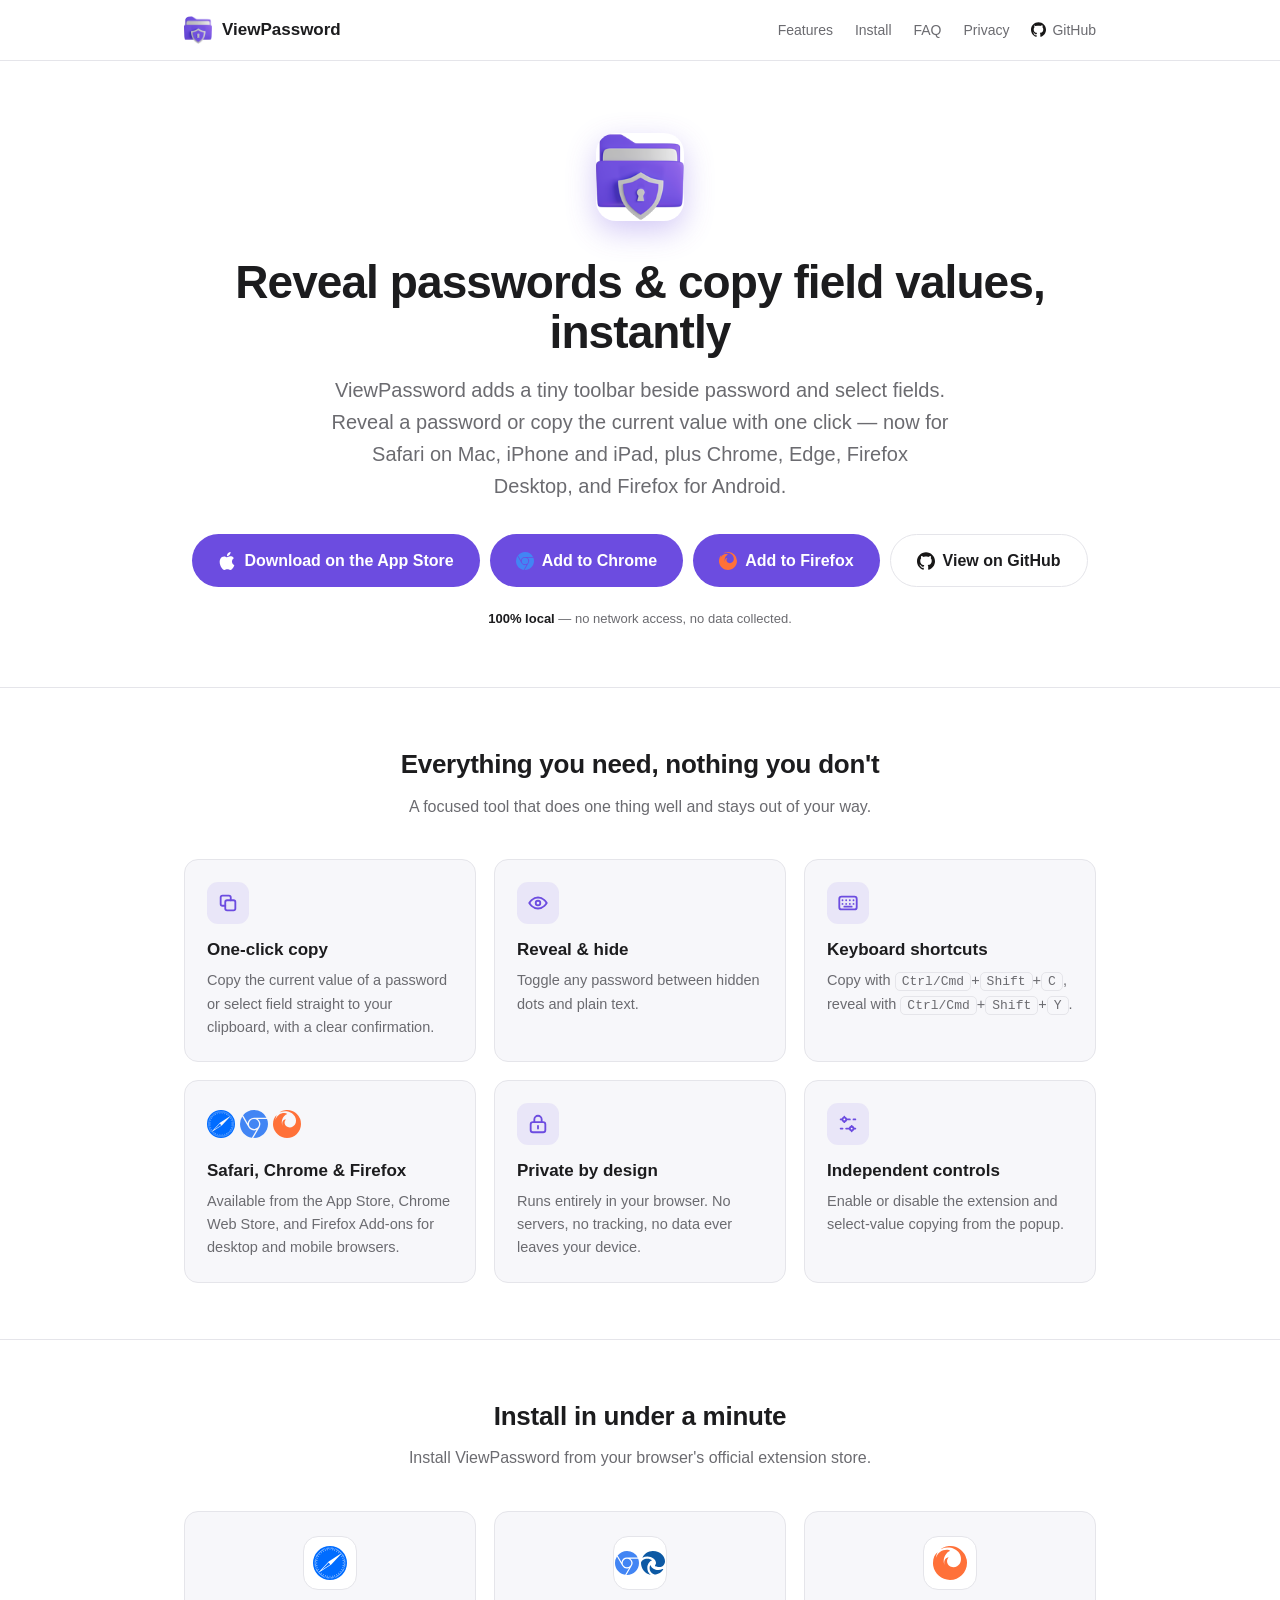
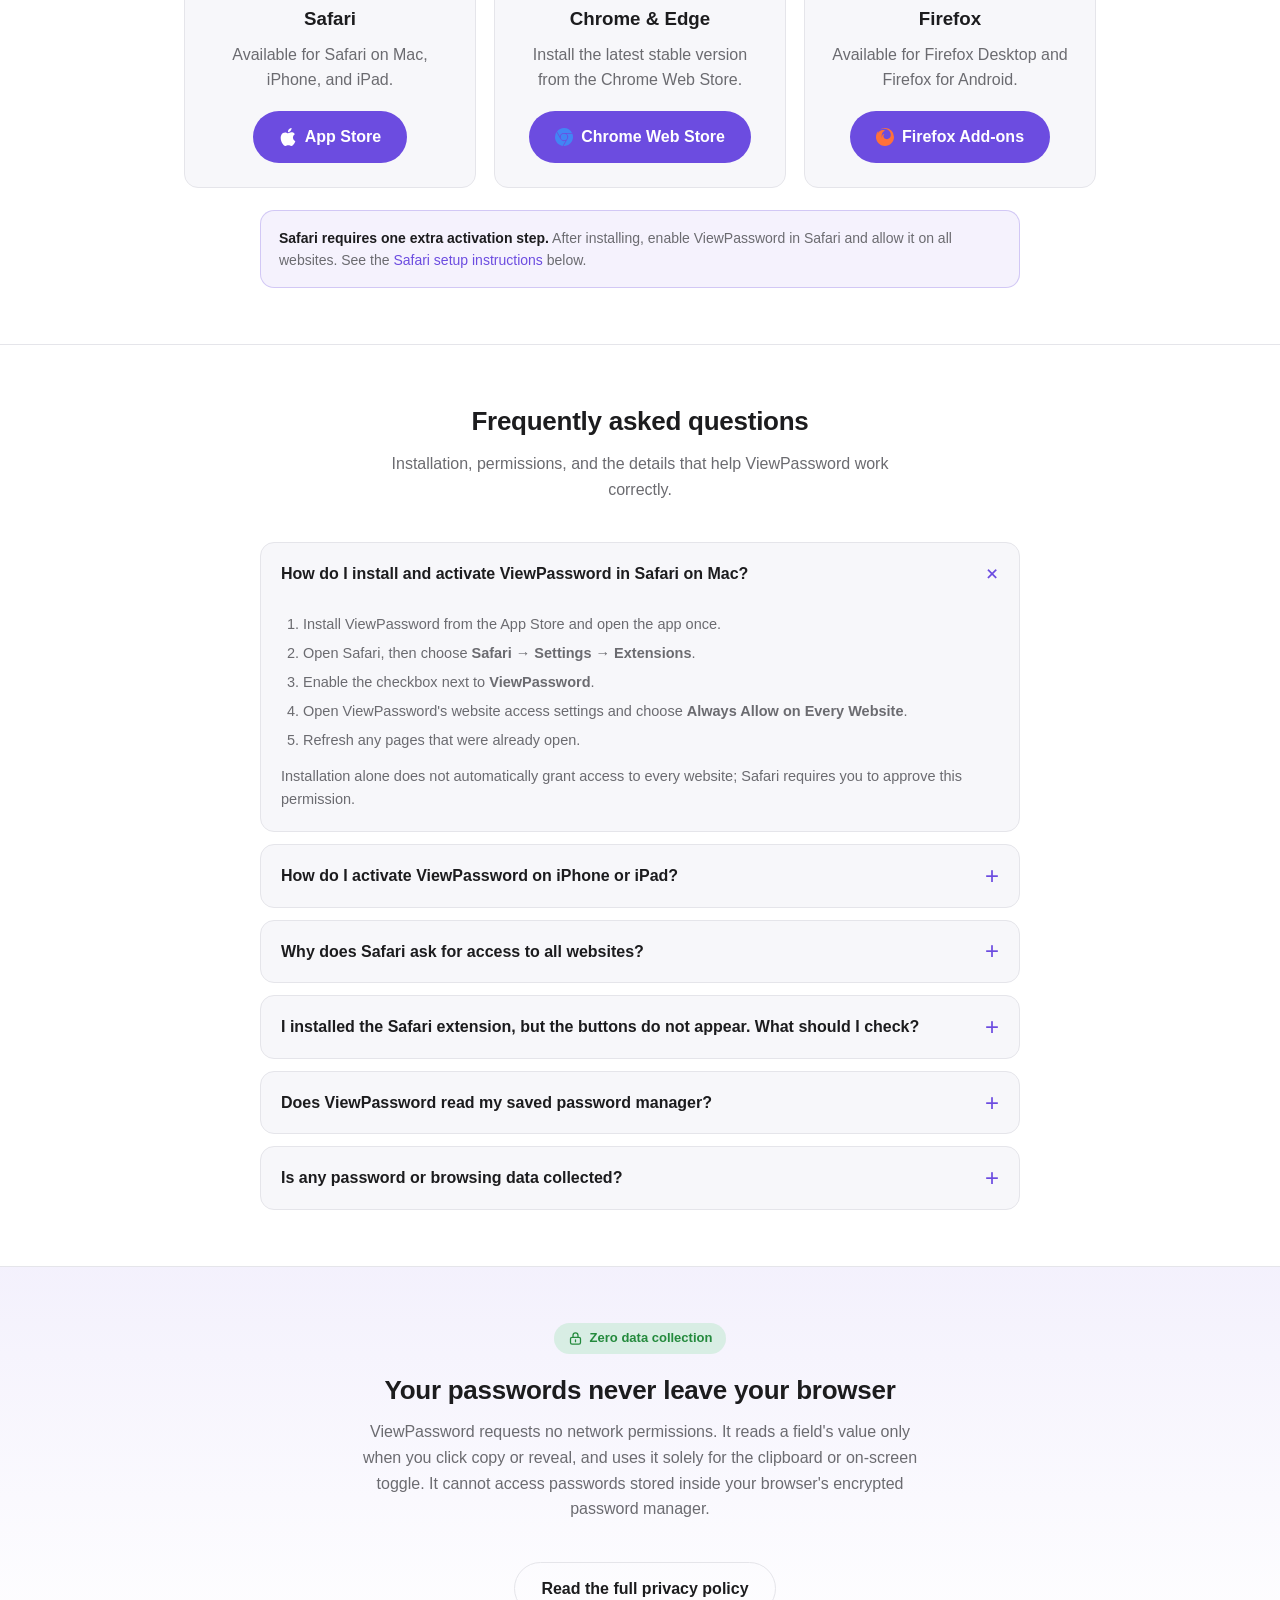
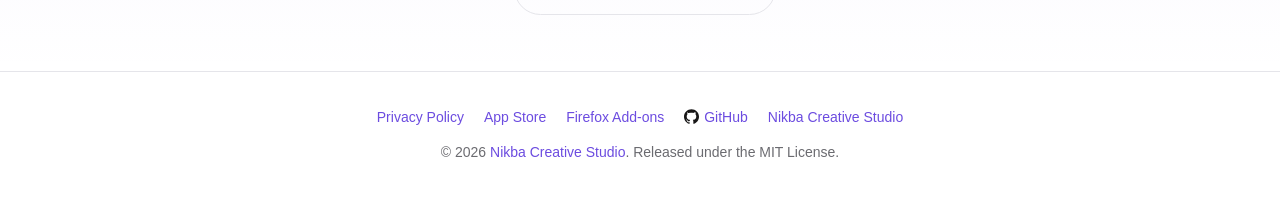
<file: docs/index.html>
<!DOCTYPE html>
<html lang="en">
  <head>
    <meta charset="UTF-8" />
    <meta name="viewport" content="width=device-width, initial-scale=1.0" />
    <title>ViewPassword — Reveal &amp; Copy Passwords</title>
    <meta
      name="description"
      content="A private Safari, Chrome, Edge, and Firefox extension for revealing passwords and copying field values. 100% local."
    />
    <link rel="icon" type="image/png" href="icon.png" />
    <style>
      :root {
        --blue: #6c4ce0;
        --blue-rgb: 108, 76, 224;
        --blue-dark: #5638c4;
        --bg: #ffffff;
        --fg: #1c1c1e;
        --muted: #6b6b70;
        --card: #f7f7fa;
        --border: #e5e5ea;
        --radius: 14px;
      }
      @media (prefers-color-scheme: dark) {
        :root {
          --bg: #0f0f11;
          --fg: #f2f2f7;
          --muted: #9a9aa0;
          --card: #1b1b1f;
          --border: #2c2c30;
        }
      }
      * {
        box-sizing: border-box;
      }
      html {
        scroll-behavior: smooth;
      }
      body {
        margin: 0;
        font-family: -apple-system, BlinkMacSystemFont, "Segoe UI", Roboto,
          Helvetica, Arial, sans-serif;
        color: var(--fg);
        background: var(--bg);
        line-height: 1.6;
        -webkit-font-smoothing: antialiased;
      }
      a {
        color: var(--blue);
        text-decoration: none;
      }
      a:hover {
        text-decoration: underline;
      }
      .wrap {
        max-width: 960px;
        margin: 0 auto;
        padding: 0 24px;
      }

      /* Header */
      header {
        border-bottom: 1px solid var(--border);
      }
      .nav {
        display: flex;
        align-items: center;
        justify-content: space-between;
        padding: 16px 24px;
        max-width: 960px;
        margin: 0 auto;
      }
      .brand {
        display: flex;
        align-items: center;
        gap: 10px;
        font-weight: 700;
        font-size: 17px;
        color: var(--fg);
      }
      .brand img {
        width: 28px;
        height: 28px;
        border-radius: 7px;
      }
      .nav-links {
        display: flex;
        gap: 22px;
        font-size: 14px;
      }
      .nav-links a {
        color: var(--muted);
      }
      .nav-links .github-link {
        display: inline-flex;
        align-items: center;
        gap: 6px;
      }
      .nav-links .github-link img {
        width: 15px;
        height: 15px;
      }

      /* Hero */
      .hero {
        text-align: center;
        padding: 72px 0 56px;
      }
      .hero .icon {
        width: 88px;
        height: 88px;
        border-radius: 20px;
        box-shadow: 0 10px 30px rgba(108, 76, 224, 0.3);
        margin-bottom: 28px;
      }
      .hero h1 {
        font-size: clamp(30px, 6vw, 46px);
        line-height: 1.1;
        margin: 0 0 16px;
        letter-spacing: -0.02em;
      }
      .hero p.lead {
        font-size: clamp(16px, 2.5vw, 20px);
        color: var(--muted);
        max-width: 620px;
        margin: 0 auto 32px;
      }
      .cta {
        display: inline-flex;
        align-items: center;
        gap: 8px;
        background: var(--blue);
        color: #fff;
        font-weight: 600;
        font-size: 16px;
        padding: 13px 26px;
        border-radius: 999px;
        transition: background 0.15s ease, transform 0.15s ease;
      }
      .cta svg,
      .cta img {
        width: 18px;
        height: 18px;
        flex: 0 0 auto;
      }
      .cta .icon-monochrome { filter: brightness(0) invert(1); }
      .cta.secondary .icon-monochrome { filter: none; }
      .cta:hover {
        background: var(--blue-dark);
        text-decoration: none;
        transform: translateY(-1px);
      }
      .cta.secondary {
        background: transparent;
        color: var(--fg);
        border: 1px solid var(--border);
        margin-left: 10px;
      }
      .cta.secondary:hover {
        background: var(--card);
      }
      .cta-group {
        display: flex;
        justify-content: center;
        gap: 10px;
        flex-wrap: wrap;
      }
      .cta-group .cta.secondary {
        margin-left: 0;
      }
      .badge {
        display: inline-block;
        margin-top: 22px;
        font-size: 13px;
        color: var(--muted);
      }
      .badge strong {
        color: var(--fg);
      }

      /* Features */
      section {
        padding: 56px 0;
        border-top: 1px solid var(--border);
      }
      h2 {
        font-size: 26px;
        letter-spacing: -0.01em;
        margin: 0 0 8px;
        text-align: center;
      }
      .section-sub {
        text-align: center;
        color: var(--muted);
        margin: 0 auto 40px;
        max-width: 560px;
      }
      .grid {
        display: grid;
        grid-template-columns: repeat(auto-fit, minmax(240px, 1fr));
        gap: 18px;
      }
      .card {
        background: var(--card);
        border: 1px solid var(--border);
        border-radius: var(--radius);
        padding: 22px;
      }
      .feature-icon {
        width: 42px;
        height: 42px;
        display: grid;
        place-items: center;
        color: var(--blue);
        background: rgba(var(--blue-rgb), 0.1);
        border-radius: 11px;
      }
      .feature-icon svg {
        width: 22px;
        height: 22px;
      }
      .browser-stack {
        display: flex;
        align-items: center;
        gap: 5px;
        height: 42px;
      }
      .browser-stack svg,
      .browser-stack img {
        width: 28px;
        height: 28px;
      }
      .card h3 {
        margin: 12px 0 6px;
        font-size: 17px;
      }
      .card p {
        margin: 0;
        color: var(--muted);
        font-size: 14.5px;
      }

      /* Steps */
      ol.steps {
        max-width: 620px;
        margin: 0 auto;
        padding-left: 22px;
      }
      ol.steps li {
        margin: 10px 0;
      }
      .install-grid {
        display: grid;
        grid-template-columns: repeat(3, minmax(0, 1fr));
        gap: 18px;
        max-width: 960px;
        margin: 0 auto;
      }
      .install-card {
        background: var(--card);
        border: 1px solid var(--border);
        border-radius: var(--radius);
        padding: 24px;
        text-align: center;
      }
      .platform-icon {
        width: 54px;
        height: 54px;
        margin: 0 auto 14px;
        display: grid;
        place-items: center;
        border-radius: 15px;
        background: var(--bg);
        border: 1px solid var(--border);
      }
      .platform-icon svg,
      .platform-icon img {
        width: 34px;
        height: 34px;
      }
      .platform-icon .browser-stack {
        height: auto;
        gap: 2px;
      }
      .platform-icon .browser-stack svg,
      .platform-icon .browser-stack img {
        width: 24px;
        height: 24px;
      }
      .install-card h3 {
        margin: 0 0 8px;
      }
      .install-card p {
        color: var(--muted);
        margin: 0 0 18px;
      }
      .install-note {
        max-width: 760px;
        margin: 22px auto 0;
        padding: 16px 18px;
        border: 1px solid rgba(var(--blue-rgb), 0.25);
        border-radius: var(--radius);
        background: rgba(var(--blue-rgb), 0.07);
        color: var(--muted);
        font-size: 14px;
      }
      .install-note strong { color: var(--fg); }

      /* FAQ */
      .faq-list {
        max-width: 760px;
        margin: 0 auto;
        display: grid;
        gap: 12px;
      }
      .faq-item {
        background: var(--card);
        border: 1px solid var(--border);
        border-radius: var(--radius);
        overflow: hidden;
      }
      .faq-item summary {
        cursor: pointer;
        list-style: none;
        padding: 18px 52px 18px 20px;
        font-weight: 600;
        position: relative;
      }
      .faq-item summary::-webkit-details-marker { display: none; }
      .faq-item summary::after {
        content: "+";
        position: absolute;
        right: 20px;
        top: 50%;
        transform: translateY(-50%);
        color: var(--blue);
        font-size: 24px;
        font-weight: 400;
        transition: transform 0.18s ease;
      }
      .faq-item[open] summary::after {
        transform: translateY(-50%) rotate(45deg);
      }
      .faq-item summary:focus-visible,
      .cta:focus-visible,
      a:focus-visible {
        outline: 3px solid rgba(var(--blue-rgb), 0.35);
        outline-offset: 3px;
      }
      .faq-answer {
        padding: 0 20px 20px;
        color: var(--muted);
        font-size: 14.5px;
      }
      .faq-answer p { margin: 0 0 10px; }
      .faq-answer p:last-child { margin-bottom: 0; }
      .faq-answer ol { margin: 8px 0 12px; padding-left: 22px; }
      .faq-answer li { margin: 6px 0; }
      code,
      kbd {
        font-family: ui-monospace, SFMono-Regular, Menlo, monospace;
        font-size: 13px;
        background: var(--card);
        border: 1px solid var(--border);
        border-radius: 5px;
        padding: 1px 6px;
      }

      /* Privacy callout */
      .privacy {
        text-align: center;
        background: linear-gradient(
          180deg,
          rgba(108, 76, 224, 0.08),
          transparent
        );
      }
      .privacy .pill {
        display: inline-flex;
        align-items: center;
        gap: 7px;
        background: rgba(52, 199, 89, 0.15);
        color: #248a3d;
        font-weight: 600;
        font-size: 13px;
        padding: 5px 14px;
        border-radius: 999px;
        margin-bottom: 16px;
      }
      .privacy .pill svg { width: 15px; height: 15px; }
      @media (prefers-color-scheme: dark) {
        .privacy .pill {
          color: #30d158;
        }
        .cta.secondary .icon-monochrome,
        .nav-links .icon-monochrome,
        footer .icon-monochrome { filter: brightness(0) invert(1); }
      }
      .footer-icon {
        width: 15px;
        height: 15px;
        vertical-align: -2px;
        margin-right: 5px;
      }

      /* Footer */
      footer {
        border-top: 1px solid var(--border);
        padding: 34px 0;
        text-align: center;
        color: var(--muted);
        font-size: 14px;
      }
      footer .links {
        margin-bottom: 12px;
        display: flex;
        gap: 20px;
        justify-content: center;
        flex-wrap: wrap;
      }
      @media (max-width: 600px) {
        .nav-links a:nth-child(3),
        .nav-links a:nth-child(4) { display: none; }
        .hero { padding-top: 52px; }
        .cta-group .cta { width: 100%; justify-content: center; }
        .install-grid { grid-template-columns: 1fr; }
      }
      @media (min-width: 601px) and (max-width: 760px) {
        .install-grid { grid-template-columns: repeat(2, minmax(0, 1fr)); }
        .install-card:last-child { grid-column: 1 / -1; }
      }
      @media (prefers-reduced-motion: reduce) {
        html { scroll-behavior: auto; }
        *, *::before, *::after { transition: none !important; }
      }
    </style>
  </head>
  <body>
    <svg aria-hidden="true" width="0" height="0" style="position:absolute;overflow:hidden">
      <defs>
        <symbol id="icon-copy" viewBox="0 0 24 24">
          <rect x="9" y="9" width="11" height="11" rx="2" fill="none" stroke="currentColor" stroke-width="2"/>
          <path d="M15 9V6a2 2 0 0 0-2-2H6a2 2 0 0 0-2 2v7a2 2 0 0 0 2 2h3" fill="none" stroke="currentColor" stroke-width="2" stroke-linecap="round"/>
        </symbol>
        <symbol id="icon-eye" viewBox="0 0 24 24">
          <path d="M2.5 12s3.5-6 9.5-6 9.5 6 9.5 6-3.5 6-9.5 6-9.5-6-9.5-6Z" fill="none" stroke="currentColor" stroke-width="2"/>
          <circle cx="12" cy="12" r="2.5" fill="none" stroke="currentColor" stroke-width="2"/>
        </symbol>
        <symbol id="icon-keyboard" viewBox="0 0 24 24">
          <rect x="2.5" y="5" width="19" height="14" rx="2.5" fill="none" stroke="currentColor" stroke-width="2"/>
          <path d="M6 9h.01M10 9h.01M14 9h.01M18 9h.01M6 13h.01M10 13h.01M14 13h.01M18 13h.01M8 16h8" fill="none" stroke="currentColor" stroke-width="2" stroke-linecap="round"/>
        </symbol>
        <symbol id="icon-lock" viewBox="0 0 24 24">
          <rect x="4" y="10" width="16" height="11" rx="2.5" fill="none" stroke="currentColor" stroke-width="2"/>
          <path d="M8 10V7a4 4 0 0 1 8 0v3M12 14v3" fill="none" stroke="currentColor" stroke-width="2" stroke-linecap="round"/>
        </symbol>
        <symbol id="icon-controls" viewBox="0 0 24 24">
          <path d="M4 7h10M18 7h2M4 17h2M10 17h10M8 4v6M16 14v6" fill="none" stroke="currentColor" stroke-width="2" stroke-linecap="round"/>
          <circle cx="8" cy="7" r="2" fill="var(--card)" stroke="currentColor" stroke-width="2"/>
          <circle cx="16" cy="17" r="2" fill="var(--card)" stroke="currentColor" stroke-width="2"/>
        </symbol>
      </defs>
    </svg>
    <header>
      <nav class="nav">
        <span class="brand">
          <img src="icon.png" alt="ViewPassword logo" />
          ViewPassword
        </span>
        <span class="nav-links">
          <a href="#features">Features</a>
          <a href="#install">Install</a>
          <a href="#faq">FAQ</a>
          <a href="privacy.html">Privacy</a>
          <a class="github-link" href="https://github.com/Nikba-Creative-Studio/ViewPassword"
            ><img class="icon-monochrome" src="icons/github.svg" alt="" />GitHub</a
          >
        </span>
      </nav>
    </header>

    <main class="wrap">
      <!-- Hero -->
      <div class="hero">
        <img class="icon" src="icon.png" alt="ViewPassword icon" />
        <h1>Reveal passwords &amp; copy field values, instantly</h1>
        <p class="lead">
          ViewPassword adds a tiny toolbar beside password and select fields.
          Reveal a password or copy the current value with one click — now for
          Safari on Mac, iPhone and iPad, plus Chrome, Edge, Firefox Desktop,
          and Firefox for Android.
        </p>
        <div class="cta-group">
          <a
            class="cta"
            href="https://apps.apple.com/app/viewpassword/id6809333122"
            ><img class="icon-monochrome" src="icons/apple.svg" alt="" />Download on the App Store</a
          >
          <a
            class="cta"
            href="https://chromewebstore.google.com/detail/aanjmpodookklklpfjpcmboanbmpppea"
            ><img src="icons/chrome.svg" alt="" />Add to Chrome</a
          >
          <a
            class="cta"
            href="https://addons.mozilla.org/en-US/firefox/addon/viewpassword/"
            ><img src="icons/firefox.svg" alt="" />Add to Firefox</a
          >
          <a
            class="cta secondary"
            href="https://github.com/Nikba-Creative-Studio/ViewPassword"
            ><img class="icon-monochrome" src="icons/github.svg" alt="" />View on GitHub</a
          >
        </div>
        <div class="badge">
          <strong>100% local</strong> — no network access, no data collected.
        </div>
      </div>
    </main>

    <!-- Features -->
    <section id="features">
      <div class="wrap">
        <h2>Everything you need, nothing you don't</h2>
        <p class="section-sub">
          A focused tool that does one thing well and stays out of your way.
        </p>
        <div class="grid">
          <div class="card">
            <div class="feature-icon"><svg aria-hidden="true"><use href="#icon-copy"/></svg></div>
            <h3>One-click copy</h3>
            <p>
              Copy the current value of a password or select field straight to
              your clipboard, with a clear confirmation.
            </p>
          </div>
          <div class="card">
            <div class="feature-icon"><svg aria-hidden="true"><use href="#icon-eye"/></svg></div>
            <h3>Reveal &amp; hide</h3>
            <p>Toggle any password between hidden dots and plain text.</p>
          </div>
          <div class="card">
            <div class="feature-icon"><svg aria-hidden="true"><use href="#icon-keyboard"/></svg></div>
            <h3>Keyboard shortcuts</h3>
            <p>
              Copy with <kbd>Ctrl/Cmd</kbd>+<kbd>Shift</kbd>+<kbd>C</kbd>, reveal
              with <kbd>Ctrl/Cmd</kbd>+<kbd>Shift</kbd>+<kbd>Y</kbd>.
            </p>
          </div>
          <div class="card">
            <div class="browser-stack" aria-hidden="true">
              <img src="icons/safari.svg" alt="" />
              <img src="icons/chrome.svg" alt="" />
              <img src="icons/firefox.svg" alt="" />
            </div>
            <h3>Safari, Chrome &amp; Firefox</h3>
            <p>
              Available from the App Store, Chrome Web Store, and Firefox
              Add-ons for desktop and mobile browsers.
            </p>
          </div>
          <div class="card">
            <div class="feature-icon"><svg aria-hidden="true"><use href="#icon-lock"/></svg></div>
            <h3>Private by design</h3>
            <p>
              Runs entirely in your browser. No servers, no tracking, no data
              ever leaves your device.
            </p>
          </div>
          <div class="card">
            <div class="feature-icon"><svg aria-hidden="true"><use href="#icon-controls"/></svg></div>
            <h3>Independent controls</h3>
            <p>
              Enable or disable the extension and select-value copying from the
              popup.
            </p>
          </div>
        </div>
      </div>
    </section>

    <!-- Install -->
    <section id="install">
      <div class="wrap">
        <h2>Install in under a minute</h2>
        <p class="section-sub">
          Install ViewPassword from your browser's official extension store.
        </p>
        <div class="install-grid">
          <div class="install-card">
            <div class="platform-icon"><img src="icons/safari.svg" alt="" /></div>
            <h3>Safari</h3>
            <p>Available for Safari on Mac, iPhone, and iPad.</p>
            <a
              class="cta"
              href="https://apps.apple.com/app/viewpassword/id6809333122"
              ><img class="icon-monochrome" src="icons/apple.svg" alt="" />App Store</a
            >
          </div>
          <div class="install-card">
            <div class="platform-icon">
              <span class="browser-stack" aria-hidden="true"><img src="icons/chrome.svg" alt="" /><img src="icons/edge.svg" alt="" /></span>
            </div>
            <h3>Chrome &amp; Edge</h3>
            <p>Install the latest stable version from the Chrome Web Store.</p>
            <a
              class="cta"
              href="https://chromewebstore.google.com/detail/aanjmpodookklklpfjpcmboanbmpppea"
              ><img src="icons/chrome.svg" alt="" />Chrome Web Store</a
            >
          </div>
          <div class="install-card">
            <div class="platform-icon"><img src="icons/firefox.svg" alt="" /></div>
            <h3>Firefox</h3>
            <p>Available for Firefox Desktop and Firefox for Android.</p>
            <a
              class="cta"
              href="https://addons.mozilla.org/en-US/firefox/addon/viewpassword/"
              ><img src="icons/firefox.svg" alt="" />Firefox Add-ons</a
            >
          </div>
        </div>
        <div class="install-note">
          <strong>Safari requires one extra activation step.</strong> After
          installing, enable ViewPassword in Safari and allow it on all
          websites. See the <a href="#faq">Safari setup instructions</a>
          below.
        </div>
      </div>
    </section>

    <!-- FAQ -->
    <section id="faq">
      <div class="wrap">
        <h2>Frequently asked questions</h2>
        <p class="section-sub">
          Installation, permissions, and the details that help ViewPassword
          work correctly.
        </p>
        <div class="faq-list">
          <details class="faq-item" open>
            <summary>How do I install and activate ViewPassword in Safari on Mac?</summary>
            <div class="faq-answer">
              <ol>
                <li>Install ViewPassword from the App Store and open the app once.</li>
                <li>Open Safari, then choose <strong>Safari → Settings → Extensions</strong>.</li>
                <li>Enable the checkbox next to <strong>ViewPassword</strong>.</li>
                <li>Open ViewPassword's website access settings and choose <strong>Always Allow on Every Website</strong>.</li>
                <li>Refresh any pages that were already open.</li>
              </ol>
              <p>Installation alone does not automatically grant access to every website; Safari requires you to approve this permission.</p>
            </div>
          </details>
          <details class="faq-item">
            <summary>How do I activate ViewPassword on iPhone or iPad?</summary>
            <div class="faq-answer">
              <ol>
                <li>Install ViewPassword from the App Store and open the app once.</li>
                <li>On iOS/iPadOS 18 or later, open <strong>Settings → Apps → Safari → Extensions</strong>. On earlier versions, open <strong>Settings → Safari → Extensions</strong>.</li>
                <li>Select <strong>ViewPassword</strong> and turn it on.</li>
                <li>Under Permissions, allow access on <strong>All Websites</strong>.</li>
                <li>Return to Safari and refresh the page.</li>
              </ol>
            </div>
          </details>
          <details class="faq-item">
            <summary>Why does Safari ask for access to all websites?</summary>
            <div class="faq-answer">
              <p>Password fields can appear on any website, so ViewPassword needs page access to place its copy and reveal controls beside those fields. The extension processes values locally, only when you use an action, and does not transmit browsing or password data.</p>
            </div>
          </details>
          <details class="faq-item">
            <summary>I installed the Safari extension, but the buttons do not appear. What should I check?</summary>
            <div class="faq-answer">
              <p>Confirm that ViewPassword is enabled, website access is set to <strong>Allow</strong> or <strong>Always Allow on Every Website</strong>, and the page was refreshed after activation. For Private Browsing, Safari requires the separate <strong>Allow in Private Browsing</strong> option.</p>
            </div>
          </details>
          <details class="faq-item">
            <summary>Does ViewPassword read my saved password manager?</summary>
            <div class="faq-answer">
              <p>No. ViewPassword cannot open Safari, Chrome, or Firefox's encrypted password manager. It only works with a value already present in a field on the current webpage.</p>
            </div>
          </details>
          <details class="faq-item">
            <summary>Is any password or browsing data collected?</summary>
            <div class="faq-answer">
              <p>No. ViewPassword has no analytics, remote servers, or network access. Copy and reveal actions are handled locally on your device.</p>
            </div>
          </details>
        </div>
      </div>
    </section>

    <!-- Privacy -->
    <section class="privacy">
      <div class="wrap">
        <span class="pill"><svg aria-hidden="true"><use href="#icon-lock"/></svg>Zero data collection</span>
        <h2>Your passwords never leave your browser</h2>
        <p class="section-sub">
          ViewPassword requests no network permissions. It reads a field's value
          only when you click copy or reveal, and uses it solely for the
          clipboard or on-screen toggle. It cannot access passwords stored inside
          your browser's encrypted password manager.
        </p>
        <a class="cta secondary" href="privacy.html">Read the full privacy policy</a>
      </div>
    </section>

    <footer>
      <div class="wrap">
        <div class="links">
          <a href="privacy.html">Privacy Policy</a>
          <a href="https://apps.apple.com/app/viewpassword/id6809333122">App Store</a>
          <a href="https://addons.mozilla.org/en-US/firefox/addon/viewpassword/">Firefox Add-ons</a>
          <a href="https://github.com/Nikba-Creative-Studio/ViewPassword"><img class="footer-icon icon-monochrome" src="icons/github.svg" alt="" />GitHub</a>
          <a href="https://www.nikba.com">Nikba Creative Studio</a>
        </div>
        <div>
          © 2026 <a href="https://www.nikba.com">Nikba Creative Studio</a>. Released
          under the MIT License.
        </div>
      </div>
    </footer>
  </body>
</html>
</file>
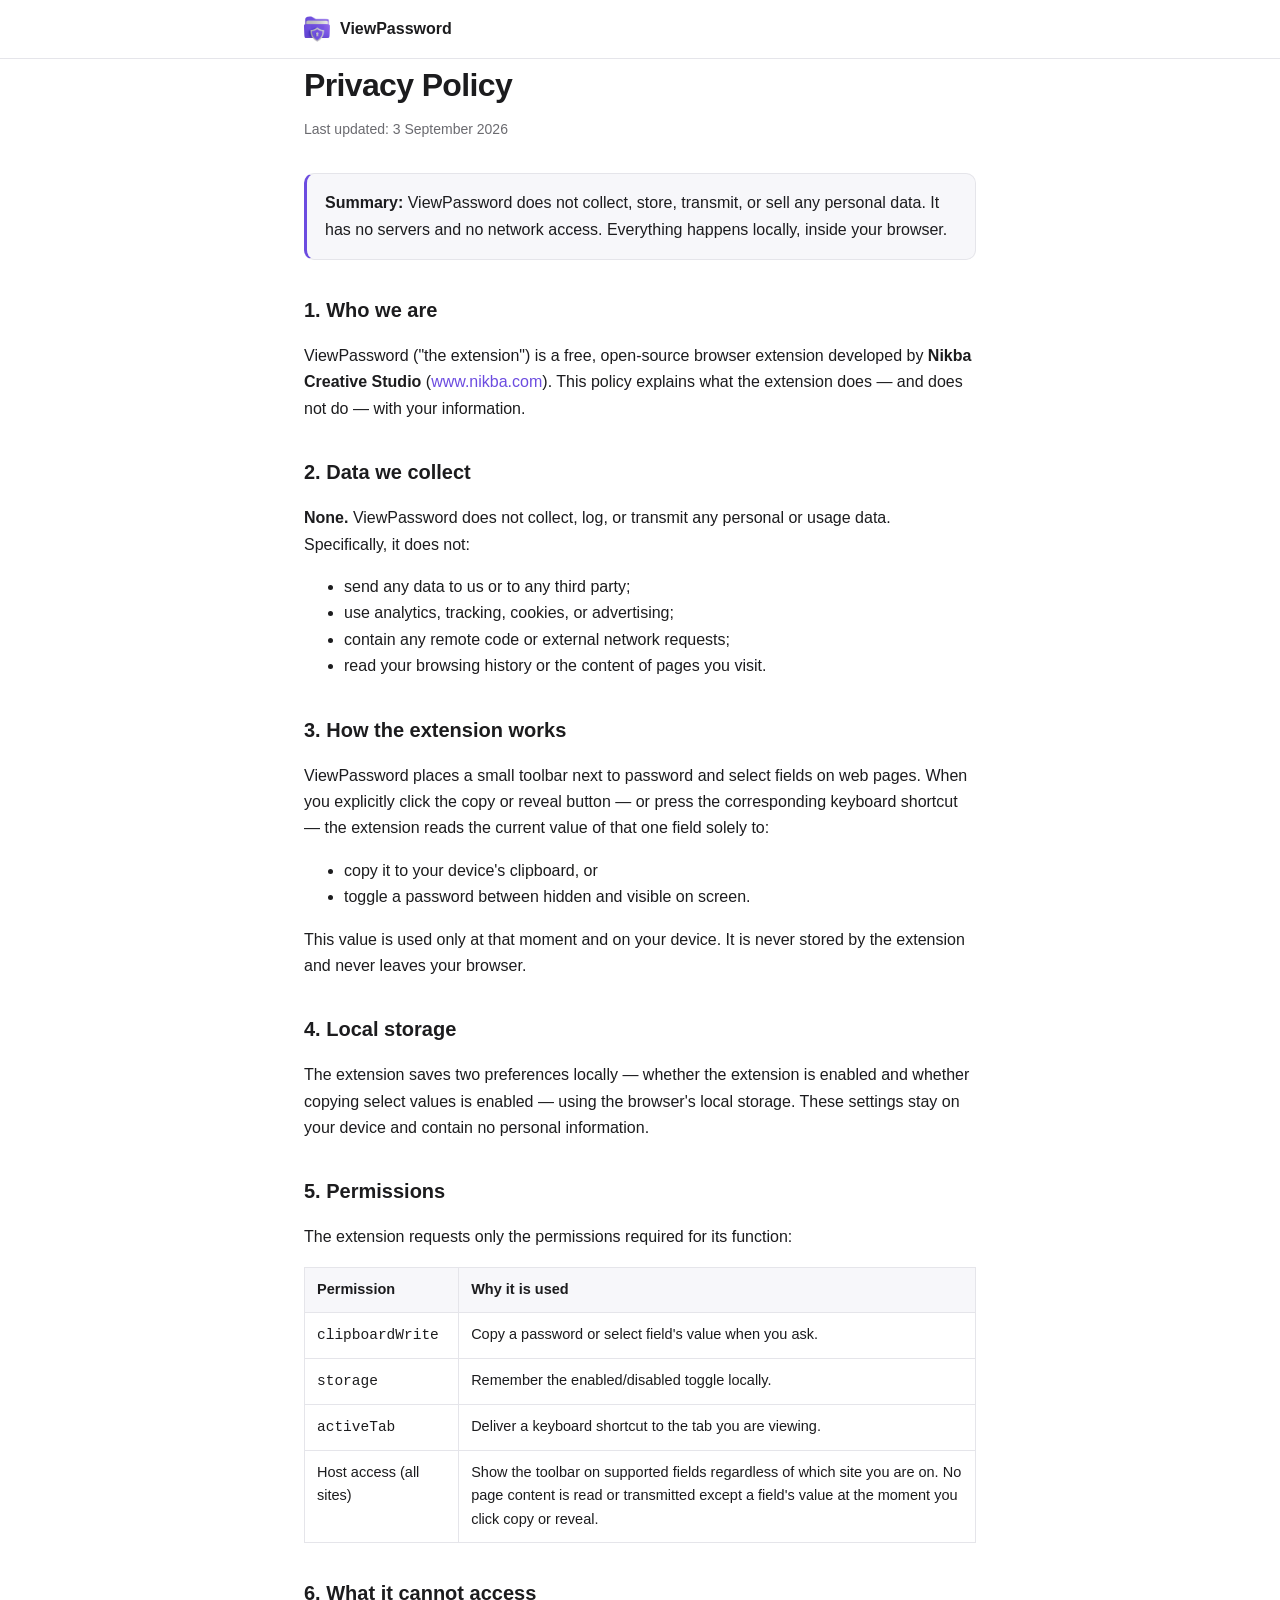
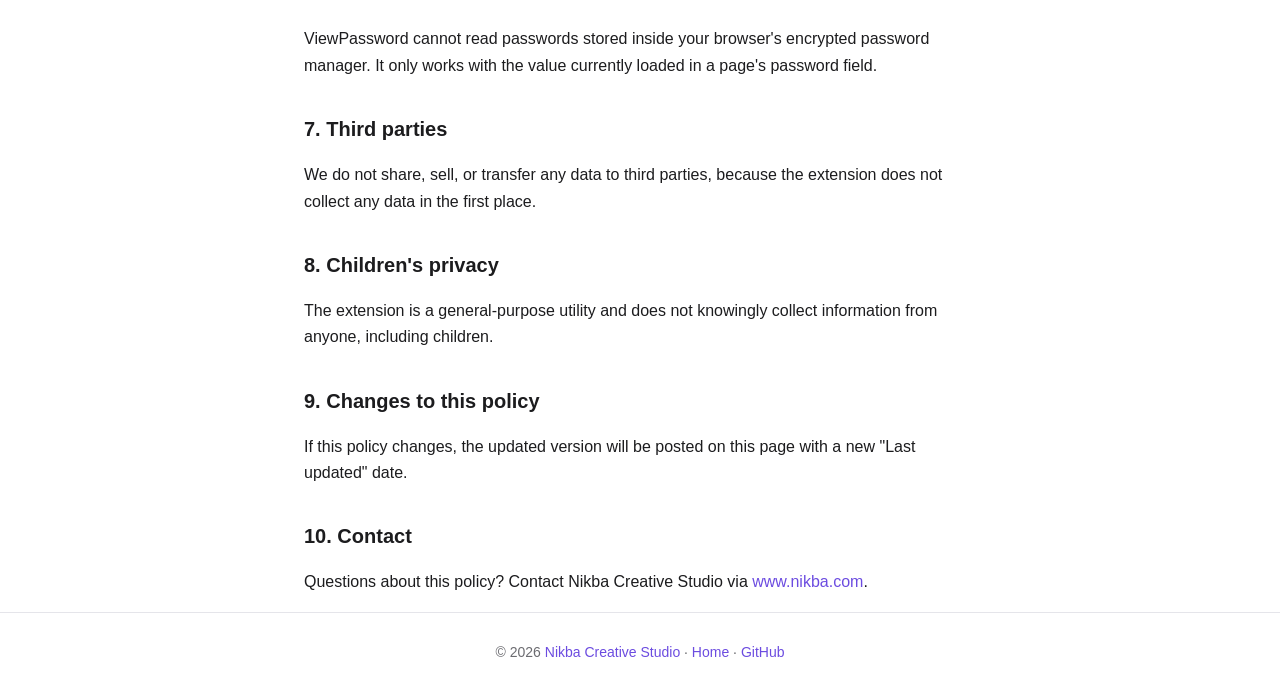
<file: docs/privacy.html>
<!DOCTYPE html>
<html lang="en">
  <head>
    <meta charset="UTF-8" />
    <meta name="viewport" content="width=device-width, initial-scale=1.0" />
    <title>Privacy Policy — ViewPassword</title>
    <meta
      name="description"
      content="ViewPassword privacy policy. The extension collects no data, uses no servers, and transmits nothing. Everything runs locally in your browser."
    />
    <link rel="icon" type="image/png" href="icon.png" />
    <style>
      :root {
        --blue: #6c4ce0;
        --bg: #ffffff;
        --fg: #1c1c1e;
        --muted: #6b6b70;
        --card: #f7f7fa;
        --border: #e5e5ea;
      }
      @media (prefers-color-scheme: dark) {
        :root {
          --bg: #0f0f11;
          --fg: #f2f2f7;
          --muted: #9a9aa0;
          --card: #1b1b1f;
          --border: #2c2c30;
        }
      }
      * {
        box-sizing: border-box;
      }
      body {
        margin: 0;
        font-family: -apple-system, BlinkMacSystemFont, "Segoe UI", Roboto,
          Helvetica, Arial, sans-serif;
        color: var(--fg);
        background: var(--bg);
        line-height: 1.65;
        -webkit-font-smoothing: antialiased;
      }
      a {
        color: var(--blue);
        text-decoration: none;
      }
      a:hover {
        text-decoration: underline;
      }
      .wrap {
        max-width: 720px;
        margin: 0 auto;
        padding: 0 24px;
      }
      header {
        border-bottom: 1px solid var(--border);
      }
      .nav {
        display: flex;
        align-items: center;
        gap: 10px;
        padding: 16px 24px;
        max-width: 720px;
        margin: 0 auto;
        font-weight: 700;
      }
      .nav img {
        width: 26px;
        height: 26px;
        border-radius: 6px;
      }
      .nav a {
        color: var(--fg);
      }
      main {
        padding: 48px 0 64px;
      }
      h1 {
        font-size: 32px;
        letter-spacing: -0.02em;
        margin: 0 0 6px;
      }
      .updated {
        color: var(--muted);
        font-size: 14px;
        margin: 0 0 32px;
      }
      h2 {
        font-size: 20px;
        margin: 34px 0 10px;
      }
      p,
      li {
        color: var(--fg);
      }
      .muted {
        color: var(--muted);
      }
      .highlight {
        background: var(--card);
        border: 1px solid var(--border);
        border-left: 3px solid var(--blue);
        border-radius: 10px;
        padding: 16px 18px;
        margin: 20px 0;
      }
      table {
        width: 100%;
        border-collapse: collapse;
        margin: 14px 0;
        font-size: 14.5px;
      }
      th,
      td {
        text-align: left;
        padding: 10px 12px;
        border: 1px solid var(--border);
        vertical-align: top;
      }
      th {
        background: var(--card);
      }
      footer {
        border-top: 1px solid var(--border);
        padding: 28px 0;
        text-align: center;
        color: var(--muted);
        font-size: 14px;
      }
    </style>
  </head>
  <body>
    <header>
      <div class="nav">
        <a href="index.html" style="display: flex; align-items: center; gap: 10px">
          <img src="icon.png" alt="ViewPassword logo" />
          ViewPassword
        </a>
      </div>
    </header>

    <main class="wrap">
      <h1>Privacy Policy</h1>
      <p class="updated">Last updated: 3 September 2026</p>

      <div class="highlight">
        <strong>Summary:</strong> ViewPassword does not collect, store, transmit,
        or sell any personal data. It has no servers and no network access.
        Everything happens locally, inside your browser.
      </div>

      <h2>1. Who we are</h2>
      <p>
        ViewPassword ("the extension") is a free, open-source browser extension
        developed by <strong>Nikba Creative Studio</strong>
        (<a href="https://www.nikba.com">www.nikba.com</a>). This policy explains
        what the extension does — and does not do — with your information.
      </p>

      <h2>2. Data we collect</h2>
      <p>
        <strong>None.</strong> ViewPassword does not collect, log, or transmit any
        personal or usage data. Specifically, it does not:
      </p>
      <ul>
        <li>send any data to us or to any third party;</li>
        <li>use analytics, tracking, cookies, or advertising;</li>
        <li>contain any remote code or external network requests;</li>
        <li>read your browsing history or the content of pages you visit.</li>
      </ul>

      <h2>3. How the extension works</h2>
      <p>
        ViewPassword places a small toolbar next to password and select fields on
        web pages. When you explicitly click the copy or reveal button — or press
        the corresponding keyboard shortcut — the extension reads the current
        value of that one field solely to:
      </p>
      <ul>
        <li>copy it to your device's clipboard, or</li>
        <li>toggle a password between hidden and visible on screen.</li>
      </ul>
      <p>
        This value is used only at that moment and on your device. It is never
        stored by the extension and never leaves your browser.
      </p>

      <h2>4. Local storage</h2>
      <p>
        The extension saves two preferences locally — whether the extension is
        enabled and whether copying select values is enabled — using the browser's
        local storage. These settings stay on your device and contain no personal
        information.
      </p>

      <h2>5. Permissions</h2>
      <p>The extension requests only the permissions required for its function:</p>
      <table>
        <tr>
          <th>Permission</th>
          <th>Why it is used</th>
        </tr>
        <tr>
          <td><code>clipboardWrite</code></td>
          <td>Copy a password or select field's value when you ask.</td>
        </tr>
        <tr>
          <td><code>storage</code></td>
          <td>Remember the enabled/disabled toggle locally.</td>
        </tr>
        <tr>
          <td><code>activeTab</code></td>
          <td>Deliver a keyboard shortcut to the tab you are viewing.</td>
        </tr>
        <tr>
          <td>Host access (all sites)</td>
          <td>
            Show the toolbar on supported fields regardless of which site you are
            on. No page content is read or transmitted except a field's value at
            the moment you click copy or reveal.
          </td>
        </tr>
      </table>

      <h2>6. What it cannot access</h2>
      <p>
        ViewPassword cannot read passwords stored inside your browser's encrypted
        password manager. It only works with the value currently loaded in a
        page's password field.
      </p>

      <h2>7. Third parties</h2>
      <p>
        We do not share, sell, or transfer any data to third parties, because the
        extension does not collect any data in the first place.
      </p>

      <h2>8. Children's privacy</h2>
      <p>
        The extension is a general-purpose utility and does not knowingly collect
        information from anyone, including children.
      </p>

      <h2>9. Changes to this policy</h2>
      <p>
        If this policy changes, the updated version will be posted on this page
        with a new "Last updated" date.
      </p>

      <h2>10. Contact</h2>
      <p>
        Questions about this policy? Contact Nikba Creative Studio via
        <a href="https://www.nikba.com">www.nikba.com</a>.
      </p>
    </main>

    <footer>
      <div class="wrap">
        © 2026 <a href="https://www.nikba.com">Nikba Creative Studio</a> ·
        <a href="index.html">Home</a> ·
        <a href="https://github.com/Nikba-Creative-Studio/ViewPassword">GitHub</a>
      </div>
    </footer>
  </body>
</html>
</file>
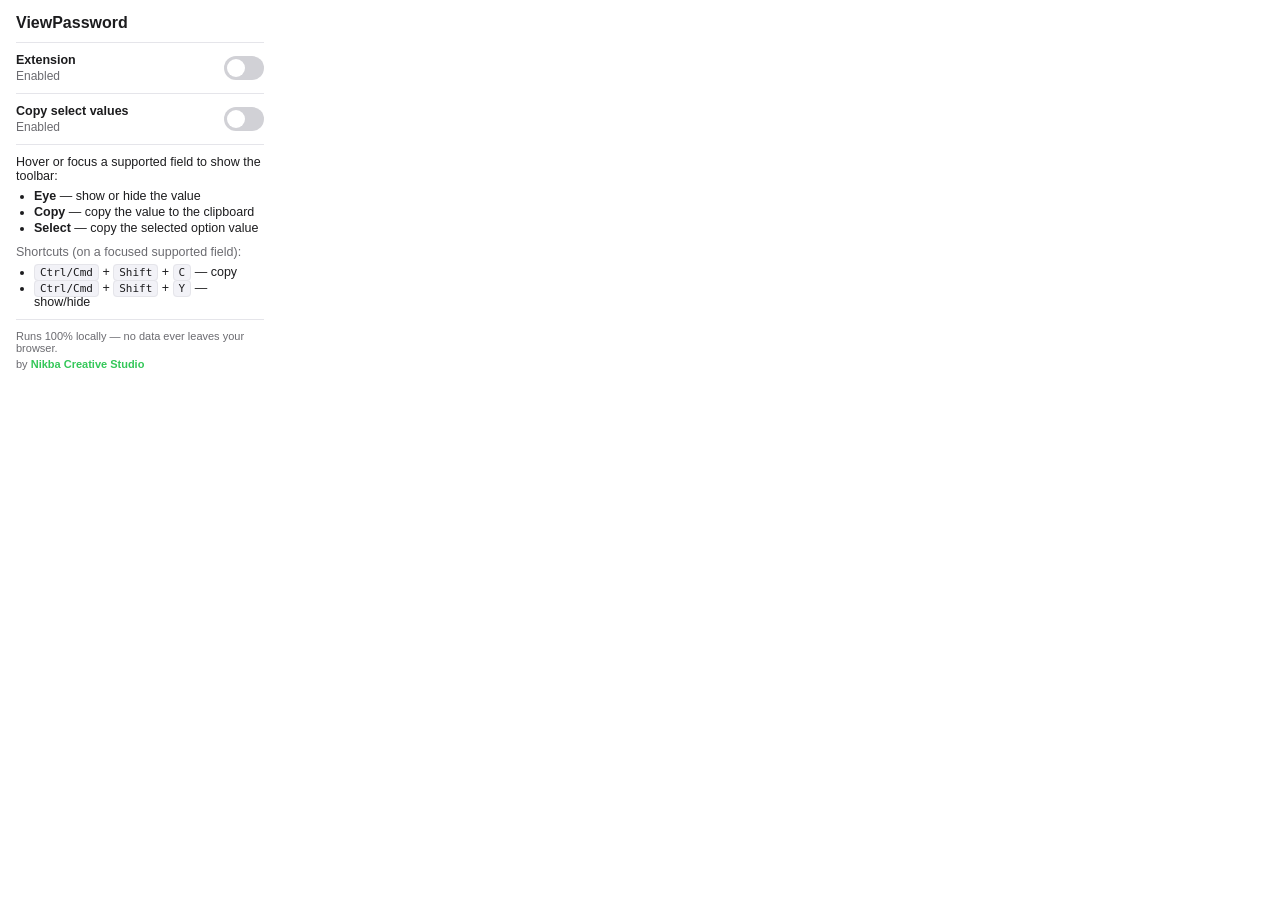
<file: popup/popup.html>
<!DOCTYPE html>
<html lang="en">
  <head>
    <meta charset="UTF-8" />
    <meta name="viewport" content="width=device-width, initial-scale=1.0" />
    <link rel="stylesheet" href="popup.css" />
    <title>ViewPassword</title>
  </head>
  <body>
    <header class="header">
      <h1 class="title">ViewPassword</h1>
    </header>

    <section class="settings" aria-label="Extension settings">
      <div class="setting-row">
        <div>
          <strong>Extension</strong>
          <span class="setting-status" id="status">Enabled</span>
        </div>
        <label class="switch" title="Enable or disable ViewPassword">
          <input type="checkbox" id="toggle" />
          <span class="slider"></span>
        </label>
      </div>
      <div class="setting-row">
        <div>
          <strong>Copy select values</strong>
          <span class="setting-status" id="select-status">Enabled</span>
        </div>
        <label class="switch" title="Enable or disable copying values from select fields">
          <input type="checkbox" id="select-toggle" />
          <span class="slider"></span>
        </label>
      </div>
    </section>

    <section class="help">
      <p>Hover or focus a supported field to show the toolbar:</p>
      <ul>
        <li><strong>Eye</strong> — show or hide the value</li>
        <li><strong>Copy</strong> — copy the value to the clipboard</li>
        <li><strong>Select</strong> — copy the selected option value</li>
      </ul>
      <p class="shortcuts">Shortcuts (on a focused supported field):</p>
      <ul>
        <li><kbd>Ctrl/Cmd</kbd> + <kbd>Shift</kbd> + <kbd>C</kbd> — copy</li>
        <li><kbd>Ctrl/Cmd</kbd> + <kbd>Shift</kbd> + <kbd>Y</kbd> — show/hide</li>
      </ul>
    </section>

    <footer class="footer">
      <p class="privacy">Runs 100% locally — no data ever leaves your browser.</p>
      <p class="author">
        by
        <a href="https://www.nikba.com" target="_blank" rel="noopener noreferrer">
          Nikba Creative Studio
        </a>
      </p>
    </footer>

    <script src="popup.js"></script>
  </body>
</html>
</file>
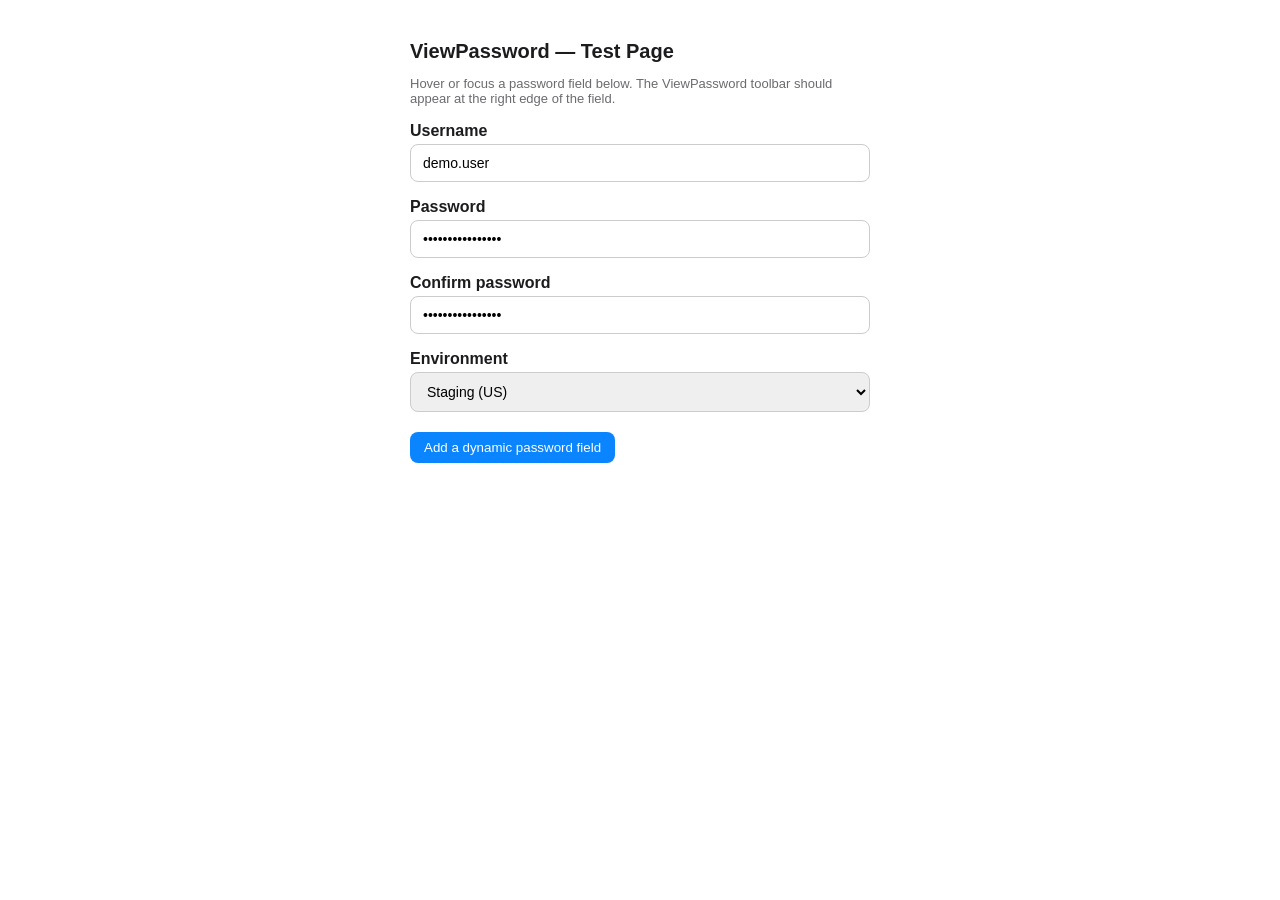
<file: test/test-page.html>
<!DOCTYPE html>
<html lang="en">
  <head>
    <meta charset="UTF-8" />
    <meta name="viewport" content="width=device-width, initial-scale=1.0" />
    <title>ViewPassword — Test Page</title>
    <style>
      body {
        font-family: -apple-system, BlinkMacSystemFont, "Segoe UI", sans-serif;
        max-width: 460px;
        margin: 40px auto;
        padding: 0 20px;
        color: #1c1c1e;
      }
      h1 { font-size: 20px; }
      label { display: block; margin: 16px 0 4px; font-weight: 600; }
      input, select {
        width: 100%;
        padding: 10px 12px;
        font-size: 14px;
        border: 1px solid #ccc;
        border-radius: 8px;
        box-sizing: border-box;
      }
      button.add {
        margin-top: 20px;
        padding: 8px 14px;
        border: 0;
        border-radius: 8px;
        background: #0a84ff;
        color: #fff;
        cursor: pointer;
      }
      .hint { color: #6b6b70; font-size: 13px; }
    </style>
  </head>
  <body>
    <h1>ViewPassword — Test Page</h1>
    <p class="hint">
      Hover or focus a password field below. The ViewPassword toolbar should
      appear at the right edge of the field.
    </p>

    <form autocomplete="on">
      <label for="user">Username</label>
      <input id="user" type="text" value="demo.user" autocomplete="username" />

      <label for="pw1">Password</label>
      <input id="pw1" type="password" value="S3cr3t-Pa55w0rd!" autocomplete="current-password" />

      <label for="pw2">Confirm password</label>
      <input id="pw2" type="password" value="S3cr3t-Pa55w0rd!" autocomplete="new-password" />

      <label for="environment">Environment</label>
      <select id="environment">
        <option value="dev-eu">Development (Europe)</option>
        <option value="staging-us" selected>Staging (US)</option>
        <option value="production">Production</option>
      </select>
    </form>

    <button class="add" id="add">Add a dynamic password field</button>

    <script>
      // Verifies dynamic-field handling (fields added after page load).
      let n = 0;
      document.getElementById("add").addEventListener("click", () => {
        n += 1;
        const label = document.createElement("label");
        label.textContent = "Dynamic field #" + n;
        const input = document.createElement("input");
        input.type = "password";
        input.value = "dynamic-value-" + n;
        document.body.appendChild(label);
        document.body.appendChild(input);
      });
    </script>
  </body>
</html>
</file>
<file: popup/popup.css>
:root {
  --bg: #ffffff;
  --fg: #1c1c1e;
  --muted: #6b6b70;
  --accent: #34c759;
  --border: #e5e5ea;
}

* {
  box-sizing: border-box;
}

body {
  width: 280px;
  margin: 0;
  padding: 14px 16px 12px;
  font-family: -apple-system, BlinkMacSystemFont, "Segoe UI", Roboto, sans-serif;
  color: var(--fg);
  background: var(--bg);
}

.header {
  display: flex;
  align-items: center;
  justify-content: space-between;
}

.title {
  margin: 0;
  font-size: 16px;
  font-weight: 600;
}

.settings {
  margin-top: 10px;
  border-top: 1px solid var(--border);
}

.setting-row {
  display: flex;
  align-items: center;
  justify-content: space-between;
  gap: 12px;
  padding: 10px 0;
  font-size: 12.5px;
  border-bottom: 1px solid var(--border);
}

.setting-row strong,
.setting-status {
  display: block;
}

.setting-status {
  margin-top: 2px;
  font-size: 12px;
  color: var(--muted);
}

.help {
  font-size: 12.5px;
  color: var(--fg);
  padding-top: 10px;
}

.help p {
  margin: 0 0 6px;
}

.help ul {
  margin: 0 0 10px;
  padding-left: 18px;
}

.help li {
  margin: 2px 0;
}

.shortcuts {
  color: var(--muted);
}

kbd {
  font-family: ui-monospace, SFMono-Regular, Menlo, monospace;
  font-size: 11px;
  background: #f2f2f7;
  border: 1px solid var(--border);
  border-radius: 4px;
  padding: 1px 5px;
}

.footer {
  margin-top: 4px;
  padding-top: 10px;
  border-top: 1px solid var(--border);
  font-size: 11px;
  color: var(--muted);
}

.footer p {
  margin: 0;
}

.footer .author {
  margin-top: 4px;
}

.footer a {
  color: var(--accent);
  text-decoration: none;
  font-weight: 600;
}

.footer a:hover {
  text-decoration: underline;
}

/* Toggle switch */
.switch {
  position: relative;
  display: inline-block;
  width: 40px;
  height: 24px;
}

.switch input {
  opacity: 0;
  width: 0;
  height: 0;
}

.slider {
  position: absolute;
  inset: 0;
  cursor: pointer;
  background: #d1d1d6;
  border-radius: 24px;
  transition: background 0.2s ease;
}

.slider::before {
  content: "";
  position: absolute;
  height: 18px;
  width: 18px;
  left: 3px;
  bottom: 3px;
  background: #fff;
  border-radius: 50%;
  transition: transform 0.2s ease;
}

.switch input:checked + .slider {
  background: var(--accent);
}

.switch input:checked + .slider::before {
  transform: translateX(16px);
}

@media (prefers-color-scheme: dark) {
  :root {
    --bg: #1c1c1e;
    --fg: #f2f2f7;
    --muted: #9a9aa0;
    --border: #38383a;
  }
  kbd {
    background: #2c2c2e;
  }
}
</file>
